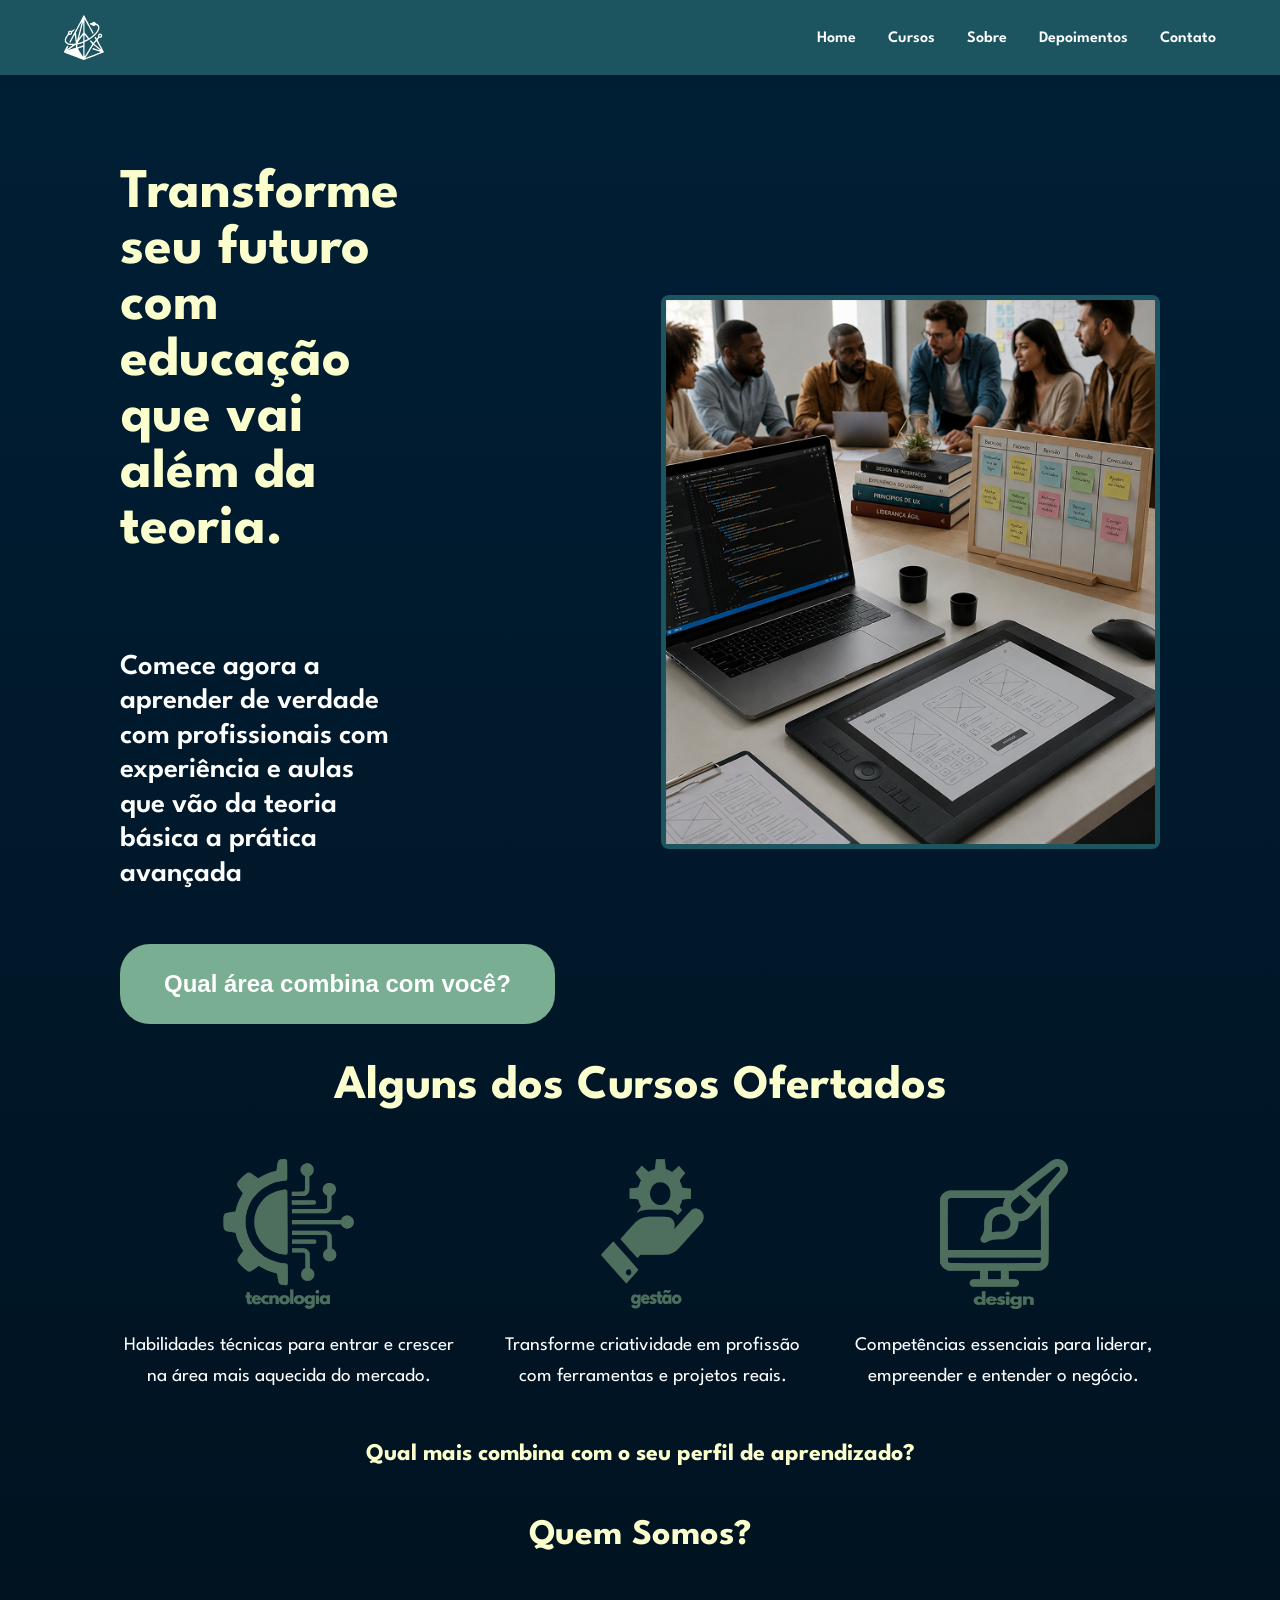
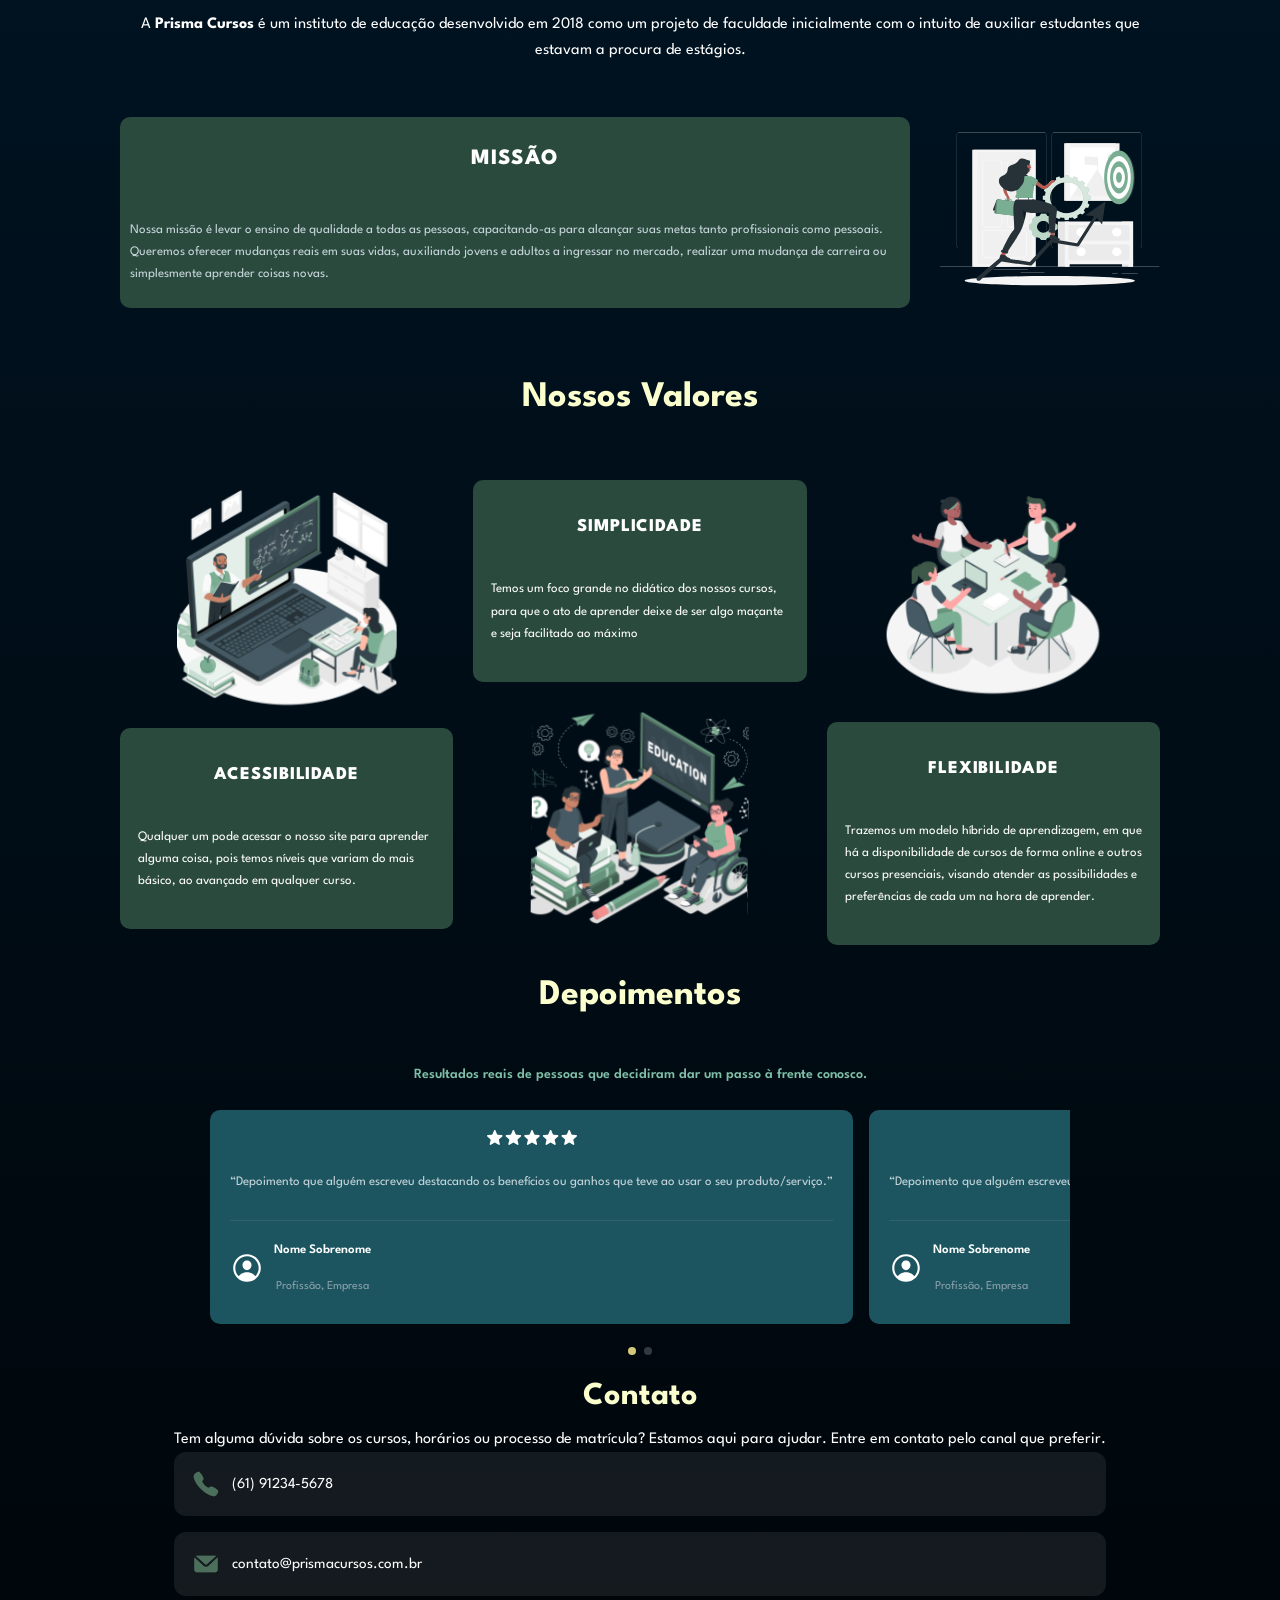
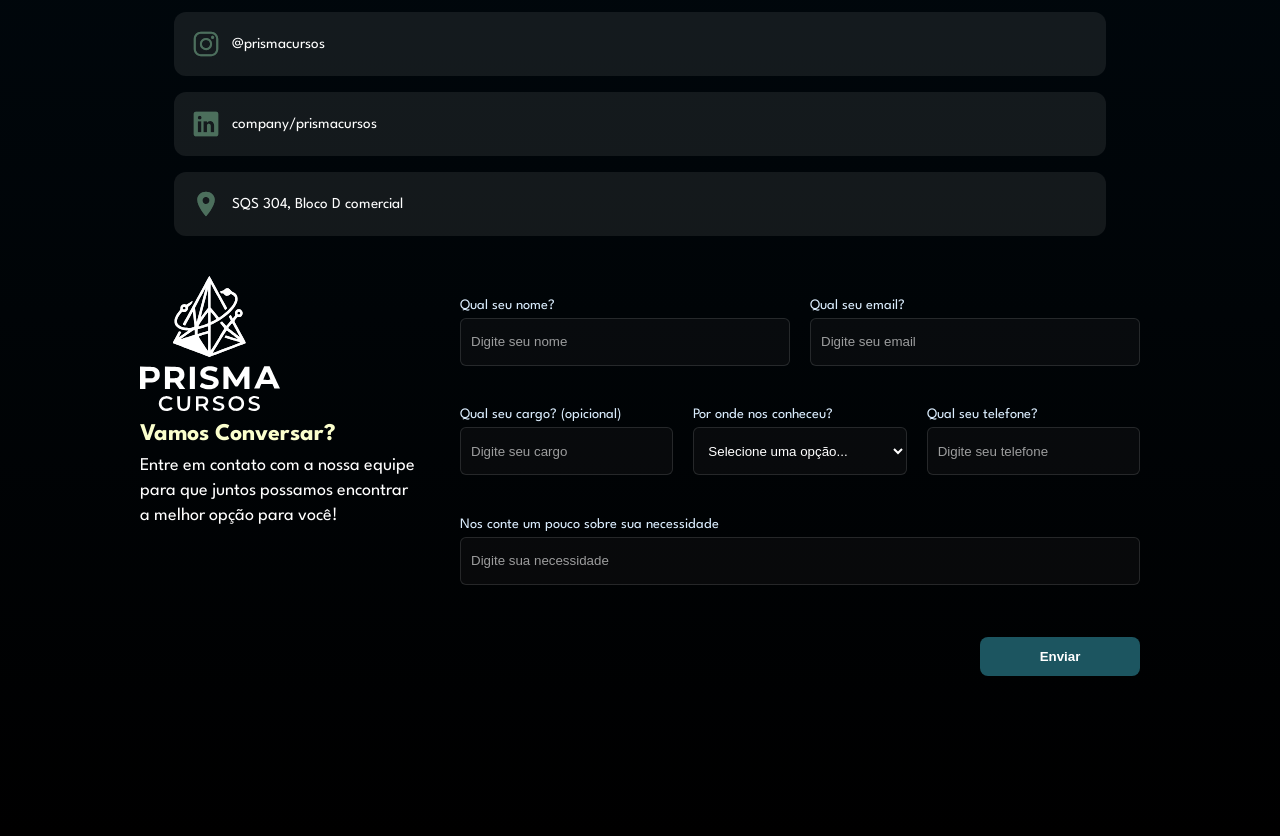
<file: index.html>
<!DOCTYPE html>
<html lang="pt-br">
<head>
    <meta charset="UTF-8">
    <meta name="viewport" content="width=device-width, initial-scale=1.0">
    <link rel="preconnect" href="https://fonts.googleapis.com">
    <link rel="preconnect" href="https://fonts.gstatic.com" crossorigin>
    <link href="https://fonts.googleapis.com/css2?family=League+Spartan:wght@100..900&display=swap" rel="stylesheet">


    <title>Prisma Cursos</title>

    <link rel="stylesheet" href="style/css/global.css" />
    <link rel="stylesheet" href="style/css/navbar.css">
    <link rel="stylesheet" href="style/css/hero.css">
    <link rel="stylesheet" href="style/css/cursos.css">
    <link rel="stylesheet" href="style/css/sobre.css">
    <link rel="stylesheet" href="style/css/valores.css">
    <link rel="stylesheet" href="style/css/contato.css">
    <link rel="stylesheet" href="style/css/footer.css">
    <link rel="stylesheet" href="style/css/modal.css">
    <link rel="stylesheet" href="style/css/depoimentos.css">
</head>


<div id="modal-overlay">
  <div id="modal-box">
    <div id="modal-header">
      <img src="assets/logos/logo2.svg" alt="logo" id="modal-logo">
      <h2 id="modal-titulo"></h2>
      <button id="modal-fechar" onclick="fecharModal()">X</button>
    </div>
    <div id="modal-grid">
      <div id="modal-coluna1"></div>
      <div id="modal-coluna2"></div>
    </div>
    <p id="modal-cta"></p>
    <button id="modal-btn-contato" onclick="irParaContato()">CONTATE-NOS</button>
  </div>
</div>

<script src="style/js/cursos.js"></script>

<body>
    <header>
        <nav class="row">
            <img src="assets/logos/logo1.svg" alt="logo1">
            <ul class="row">
                <li><a href="#">Home</a></li>
                <li><a href="#cursos">Cursos</a></li>
                <li><a href="#sobre">Sobre</a></li>
                <li><a href="#depoimentos">Depoimentos</a></li>
                <li><a href="#contato">Contato</a></li>
            </ul>
        </nav>
    </header>




    <main class="column">
        <section id="hero">
            <div class="row" id="hero">
                <div class="column" id="label">
                    <div class="column" id="label-label">
                        <h1>Transforme seu futuro com educação que vai além da teoria.</h1>
                        <p>Comece agora a aprender de verdade com profissionais com experiência e aulas que vão da teoria básica a prática avançada</p>
                    </div>

                    <button type="button" onclick="window.location.href='quiz.html'">Qual área combina com você?</button>
                </div>
                <img src="assets/hero/hero-img.png" alt="hero-img">
            </div>
        </section>


        

        <section id="cursos">
            <h2>Alguns dos Cursos Ofertados</h2>
            <div class="row">
                <div class="column" id="cursos-tecnologia">
                    <a href="#" onclick="abrirModal('tecnologia'); return false;"><img src="assets/cursos/tecnologia.svg" alt="tecnologia_icon"></a>
                    <p>Habilidades técnicas para entrar e crescer na área mais aquecida do mercado.</p>
                </div>

                <div class="column" id="cursos-gestao">
                    <a href="#" onclick="abrirModal('gestao'); return false;"><img src="assets/cursos/gestao.svg" alt="gestão_icon"></a>
                    <p>Transforme criatividade em profissão com ferramentas e projetos reais.</p>
                </div>

                <div class="column" id="cursos-design">
                    <a href="#" onclick="abrirModal('design'); return false;"><img src="assets/cursos/design.svg" alt="design_icon"></a>
                    <p>Competências essenciais para liderar, empreender e entender o negócio.</p>
                </div>
            </div>
            <p>Qual mais combina com o seu perfil de aprendizado?</p>
        </section>




        <section id="sobre">
            <div class="column" id="label">
                <h2>Quem Somos?</h2>
                <p>A <strong>Prisma Cursos</strong> é um instituto de educação desenvolvido em 2018 como um projeto de faculdade inicialmente 
                    com o intuito de auxiliar estudantes que estavam a procura de estágios.</p>
            </div>
                
            <div class="row" id="sobre-missao">
                <div class="column" id="label">
                    <h3>MISSÃO</h3>
                    <p>Nossa missão é levar o ensino de qualidade a todas as pessoas, capacitando-as para alcançar suas metas tanto profissionais 
                        como pessoais. Queremos oferecer mudanças reais em suas vidas, auxiliando jovens e adultos a ingressar no mercado, 
                        realizar uma mudança de carreira ou simplesmente aprender coisas novas.</p>
                </div>

                <img src="assets/sobre/1.svg" alt="imagem 1">
            </div>


            <h3>Nossos Valores</h3>

            <div class="row" id="sobre-valores">
                <div class="column" id="sobre-valores-acessibilidade">
                    <img src="assets/sobre/2.svg" alt="imagem 2">
                    <div class="column" id="label">
                        <h3>ACESSIBILIDADE</h3>
                        <p>Qualquer um pode acessar o nosso site para aprender alguma coisa, pois temos níveis que variam do mais básico, ao 
                            avançado em qualquer curso.</p>
                    </div>
                </div>
                <div class="column" id="sobre-valores-simplicidade">
                    <div class="column" id="label">
                        <h3>SIMPLICIDADE</h3>
                        <p>Temos um foco grande no didático dos nossos cursos, para que o ato de aprender deixe de ser algo maçante e seja facilitado ao máximo</p>
                    </div>
                    <img src="assets/sobre/3.svg" alt="imagem 3">
                </div>
                <div class="column" id="sobre-valores-flexibilidade">
                    <img src="assets/sobre/4.svg" alt="imagem 4">
                    <div class="column" id="label">
                        <h3>FLEXIBILIDADE</h3>
                        <p>Trazemos um modelo híbrido de aprendizagem, em que há a disponibilidade de cursos de forma online e outros cursos presenciais, 
                            visando atender as possibilidades e preferências de cada um na hora de aprender.</p>
                    </div>
                </div>
            </div>
        </section>




        <section id="depoimentos">
            <div class="column" id="label">
                <h2>Depoimentos</h2>
                <p>Resultados reais de pessoas que decidiram dar um passo à frente conosco.</p>
            </div>

            <div id="carrossel-wrapper" style="overflow:hidden; width:100%; max-width:860px;">
            <div id="carrossel-track" style="display:flex; gap:16px; transition:transform 10.0s ease;">
                <div class="column" id="carrossel-card">
                    <img src="assets/depoimentos/estrelas.svg" alt="estrelas">
                    <p>“Depoimento que alguém escreveu destacando os benefícios ou ganhos que teve ao usar o seu produto/serviço.”</p>
                    <div class="row" id="carrossel-card-profile">
                        <img src="assets/depoimentos/avatar.svg" alt="avatar">
                        <div class="column" id="carrossel-card-profile-user">
                            <p>Nome Sobrenome</p>
                            <p>Profissão, Empresa</p>
                        </div>
                    </div>
                </div>
                <div class="column" id="carrossel-card">
                    <img src="assets/depoimentos/estrelas.svg" alt="estrelas">
                    <p>“Depoimento que alguém escreveu destacando os benefícios ou ganhos que teve ao usar o seu produto/serviço.”</p>
                    <div class="row" id="carrossel-card-profile">
                        <img src="assets/depoimentos/avatar.svg" alt="avatar">
                        <div class="column" id="carrossel-card-profile-user">
                            <p>Nome Sobrenome</p>
                            <p>Profissão, Empresa</p>
                        </div>
                    </div>
                </div>
                <div class="column" id="carrossel-card">
                    <img src="assets/depoimentos/estrelas.svg" alt="estrelas">
                    <p>“Depoimento que alguém escreveu destacando os benefícios ou ganhos que teve ao usar o seu produto/serviço.”</p>
                    <div class="row" id="carrossel-card-profile">
                        <img src="assets/depoimentos/avatar.svg" alt="avatar">
                        <div class="column" id="carrossel-card-profile-user">
                            <p>Nome Sobrenome</p>
                            <p>Profissão, Empresa</p>
                        </div>
                    </div>
                </div>
                <div class="column" id="carrossel-card">
                    <img src="assets/depoimentos/estrelas.svg" alt="estrelas">
                    <p>“Depoimento que alguém escreveu destacando os benefícios ou ganhos que teve ao usar o seu produto/serviço.”</p>
                    <div class="row" id="carrossel-card-profile">
                        <img src="assets/depoimentos/avatar.svg" alt="avatar">
                        <div class="column" id="carrossel-card-profile-user">
                            <p>Nome Sobrenome</p>
                            <p>Profissão, Empresa</p>
                        </div>
                    </div>
                </div>
                <div class="column" id="carrossel-card">
                    <img src="assets/depoimentos/estrelas.svg" alt="estrelas">
                    <p>“Depoimento que alguém escreveu destacando os benefícios ou ganhos que teve ao usar o seu produto/serviço.”</p>
                    <div class="row" id="carrossel-card-profile">
                        <img src="assets/depoimentos/avatar.svg" alt="avatar">
                        <div class="column" id="carrossel-card-profile-user">
                            <p>Nome Sobrenome</p>
                            <p>Profissão, Empresa</p>
                        </div>
                    </div>
                </div>
                <div class="column" id="carrossel-card">
                    <img src="assets/depoimentos/estrelas.svg" alt="estrelas">
                    <p>“Depoimento que alguém escreveu destacando os benefícios ou ganhos que teve ao usar o seu produto/serviço.”</p>
                    <div class="row" id="carrossel-card-profile">
                        <img src="assets/depoimentos/avatar.svg" alt="avatar">
                        <div class="column" id="carrossel-card-profile-user">
                            <p>Nome Sobrenome</p>
                            <p>Profissão, Empresa</p>
                        </div>
                    </div>
                </div>
                <div class="column" id="carrossel-card">
                    <img src="assets/depoimentos/estrelas.svg" alt="estrelas">
                    <p>“Depoimento que alguém escreveu destacando os benefícios ou ganhos que teve ao usar o seu produto/serviço.”</p>
                    <div class="row" id="carrossel-card-profile">
                        <img src="assets/depoimentos/avatar.svg" alt="avatar">
                        <div class="column" id="carrossel-card-profile-user">
                            <p>Nome Sobrenome</p>
                            <p>Profissão, Empresa</p>
                        </div>
                    </div>
                </div>
                </div>
            </div>
            <div class="carrossel-dots" id="carrosselDots"></div>
        </section>




        <section id="contato">
            <div class="column" id="label">
                <h2>Contato</h2>
                <p>Tem alguma dúvida sobre os cursos, horários ou processo de matrícula? Estamos aqui para ajudar. Entre em contato pelo canal que preferir.</p>
            </div>
            <div class="column" id="contatos-contato">
                <div class="row" id="contatos-contato-telefone">
                    <img src="assets/contato/telefone.svg" alt="telefone">
                    <p>(61) 91234-5678</p>
                </div>
                <div class="row" id="contatos-contato-email">
                    <img src="assets/contato/email.svg" alt="email">
                    <p>contato@prismacursos.com.br</p>
                </div>
                <div class="row" id="contatos-contato-instagram">
                    <img src="assets/contato/instagram.svg" alt="instagram">
                    <p>@prismacursos</p>
                </div>
                <div class="row" id="contatos-contato-linkedin">
                    <img src="assets/contato/linkedin.svg" alt="linkedin">
                    <p>company/prismacursos</p>
                </div>
                <div class="row" id="contatos-contato-mapa">
                    <img src="assets/contato/mapa.svg" alt="mapa">
                    <p>SQS 304, Bloco D comercial</p>
                </div>
            </div>
        </section>
    </main>




    <footer class="row">
        <div class="column" id="label">
            <img src="assets/logos/logo2.svg" alt="logo2">
            <h2>Vamos Conversar?</h2>
            <p>Entre em contato com a nossa equipe para que juntos possamos encontrar a melhor opção para você!</p>
        </div>

        <div class="row" id="formulario">
            <form action="" method="post">
                <div class="column" id="formulario-nome">
                    <label for="nome">Qual seu nome?</label>
                    <input type="text" id="nome" name="nome" placeholder="Digite seu nome" required>
                </div>
                <div class="column" id="formulario-email">
                    <label for="email">Qual seu email?</label>
                    <input type="email" id="email" name="email" placeholder="Digite seu email" required>
                </div>
                <div class="column" id="formulario-cargo">
                    <label for="cargo">Qual seu cargo? (opicional)</label>
                    <input type="text" id="cargo" name="cargo" placeholder="Digite seu cargo">
                </div>
                <div class="column" id="formulario-local">
                    <label for="local">Por onde nos conheceu?</label>
                    <select id="local" name="local" required>
                        <option value="" disabled selected>Selecione uma opção...</option>
                        <option value="instagram">Instagram</option>
                        <option value="linkedin">LinkedIn</option>
                        <option value="indicacao">Indicação de amigo</option>
                        <option value="google">Pesquisa no Google</option>
                        <option value="outros">Outros</option>
                    </select>
                </div>
                <div class="column" id="formulario-telefone">  
                    <label for="telefone">Qual seu telefone?</label>
                    <input type="number" id="telefone" name="telefone" placeholder="Digite seu telefone" required>
                </div>
                <div class="column" id="formulario-necessidade">
                    <label for="necessidade">Nos conte um pouco sobre sua necessidade</label>
                    <input type="text" id="necessidade" name="necessidade" placeholder="Digite sua necessidade" required>
                </div>
                <div>
                    <button type="submit">Enviar</button>
                </div>
            </form>
        </div>
    </footer>

    <div id="form-popup" class="form-popup hidden">
        <div class="form-popup__content">
            <h1>FORMULÁRIO ENVIADO!</h1>
            <p>ENTRAREMOS EM CONTATO EM BREVE!</p>
            <button type="button" id="form-popup-close">Fechar</button>
        </div>
    </div>

    <script src="style/js/depoimentos.js" defer></script>
    <script src="style/js/contato.js" defer></script>
    <script>
        const footerForm = document.querySelector('footer form');
        const formPopup = document.getElementById('form-popup');
        const formPopupClose = document.getElementById('form-popup-close');

        if (footerForm && formPopup && formPopupClose) {
            footerForm.addEventListener('submit', function (event) {
                event.preventDefault();
                formPopup.classList.remove('hidden');
                footerForm.reset();
            });

            formPopupClose.addEventListener('click', function () {
                formPopup.classList.add('hidden');
            });

            formPopup.addEventListener('click', function (event) {
                if (event.target === formPopup) {
                    formPopup.classList.add('hidden');
                }
            });
        }
    </script>
    <script src="style/js/cursos.js" defer></script>
    <script src="style/js/quiz.js" defer></script>
    <script src="style/js/navbar.js" defer></script>

</body>

</html>
</file>
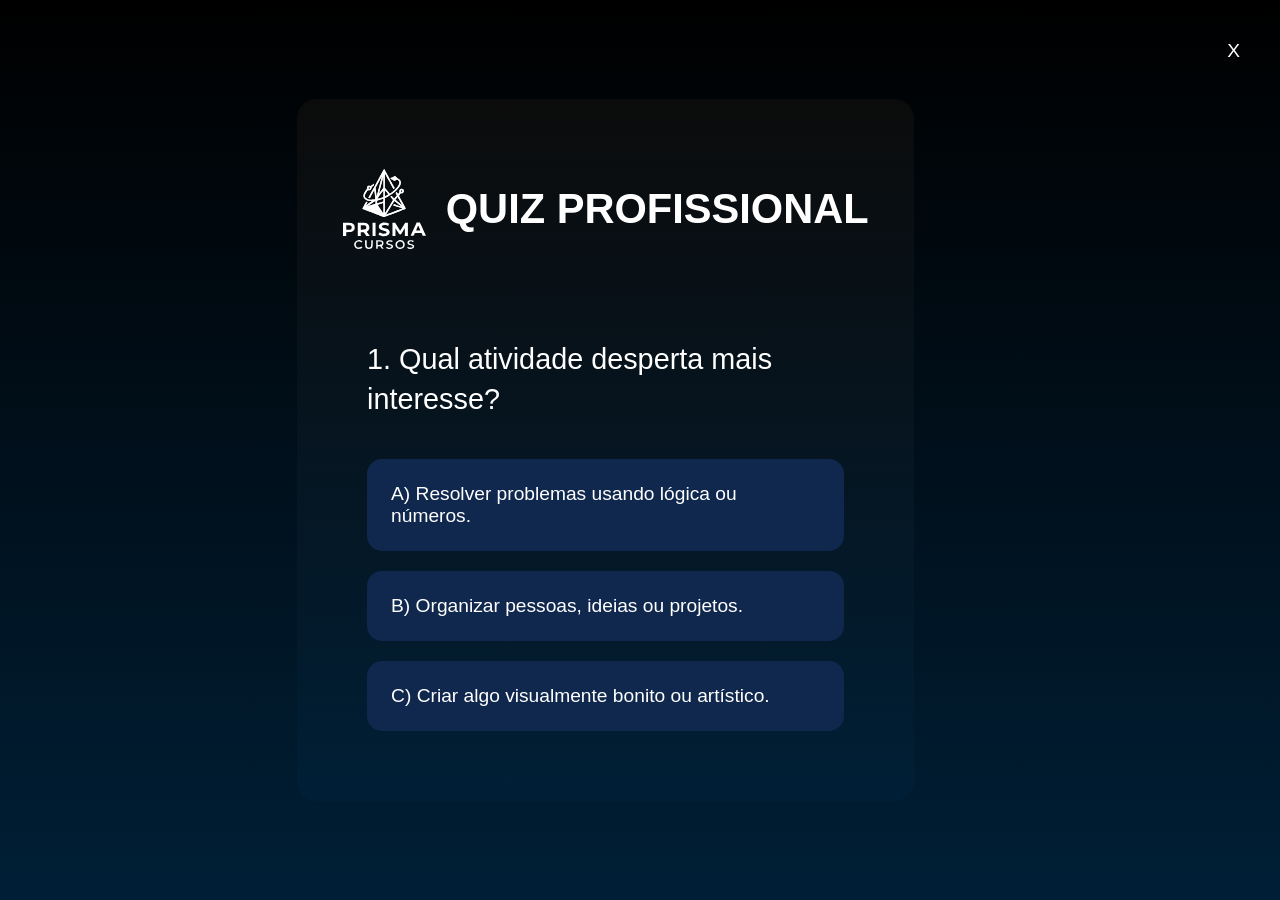
<file: quiz.html>
<!DOCTYPE html>
<html lang="pt-BR">

<head>
    <meta charset="UTF-8">
    <meta name="viewport" content="width=device-width, initial-scale=1.0">
    <title>Quiz Profissional</title>

    <link rel="stylesheet" href="style/css/quiz.css">
</head>

<body>

    <main>

        <div class="card-quiz">

            <div class="cabecalho">
                <img src="assets/logos/logo2.svg" alt="Prisma Cursos" class="logo">

                <h1>QUIZ PROFISSIONAL</h1>
            </div>

            <p id="pergunta"></p>

            <div id="alternativas"></div>

        </div>

        <a href="index.html" class="btn-hero" id="btn-voltar">X</a>

        <div class="card-resultado">

            <h1>RESULTADO</h1>

            <p>
                Você possui afinidade com a área de
                <span id="areaPrincipal"></span>
            </p>

            <div class="resultado-conteudo">

                <div class="area">
                    <a href="index.html" id="tec" onclick="abrirModal('tecnologia')"></a>
                </div>

                <div class="area">
                    <a href="index.html" id="design" onclick="abrirModal('design')"></a>
                </div>

                <div class="area">
                    <a href="index.html" id="gestao" onclick="abrirModal('gestao')"></a>
                </div>

            </div>
            
            <button id="voltarAoInicio">
                RETORNAR À PÁGINA
            </button>
        </div>

    </main>

    <script src="style/js/quiz.js"></script>
    <script src="style/js/cursos.js" defer></script>

</body>

</html>
</file>
<file: style/css/global.css>
body {
    margin: 0;
    padding: 120px;
    font-family: 'League Spartan', sans-serif;
    font-size: large;
    background: linear-gradient(to bottom, #001F36 0%, #000000 100%);
    min-height: 100vh;
    overflow-x: hidden;
}

p {
    color: #fff;
}

h1, h2, h3 {
    color: #FBFFCD;
}

img {
    width: auto;
    height: auto;
}

.row {
    display: flex;
}

.column {
    display: flex;
    flex-direction: column;
    align-items: center;
    max-width: 100%;
}

@media (max-width: 768px) {
    body {
        padding: 100px 20px 0 20px; 
    }
    
    .row {
        flex-direction: column;
        align-items: center; 
        text-align: center;
        width: 100%;
    }

    img {
        max-width: 100%;
    }

    h1 {
        font-size: 2.5rem;
    }
    
    h2 {
        font-size: 2rem;
    }
    
    h3 {
        font-size: 1.5rem;
    }
}
</file>
<file: style/css/navbar.css>
/* --- DESKTOP (Normal) --- */
header {
    position: fixed;
    top: 0;
    left: 0;
    width: 100%;
    background-color: #1C5560;
    box-shadow: 0 2px 15px rgba(0, 0, 0, 0.05);
    z-index: 1000;
    transition: all 0.4s ease;
}

header nav.row {
    display: flex;
    justify-content: space-between;
    align-items: center;
    padding: 15px 5%;
    max-width: 1200px;
    margin: 0 auto;
}

header nav img {
    height: 45px;
    width: auto;
}

header nav ul.row {
    display: flex;
    gap: 32px;
    list-style: none;
    margin: 0;
    padding: 0;
}

header nav ul li a {
    text-decoration: none;
    color: #fff;
    font-weight: 600;
    font-size: 1rem;
    transition: color 0.3s ease;
}

header nav ul li a:hover {
    color: #FBFFCD;
}

@media (max-width: 768px) {
    header {
        left: 50%;
        transform: translateX(-50%);
        max-height: 70px;
        overflow: hidden;
        cursor: pointer;
    }

    header nav.row {
        flex-direction: column;
        padding: 0;
        gap: 0;
    }

    header nav img {
        height: 40px;
        margin: 15px 0;
        pointer-events: none;
    }

    header nav ul.row {
        flex-direction: column;
        gap: 16px;
        width: 100%;
        opacity: 0;
        padding-bottom: 25px;
        transition: opacity 0.3s ease;
    }

    header.expandido {
        max-height: 400px;
    }

    header.expandido nav ul.row {
        opacity: 1;
    }
}
</file>
<file: style/css/hero.css>
#hero.row {
    align-items: center;
    justify-content: space-between;
}

#hero .column {
    align-items: flex-start; 
    gap: 16px;
    max-width: 52%;
}

#hero h1 {
    font-size: 3.5rem;
    line-height: 1;
}

#hero p {
    font-size: 1.8rem;
    font-weight: 600;
    line-height: 1.2;
}

#hero button {
    margin-top: 8px;
    padding: 24px 42px;
    background-color: #79AE92;
    color: #fff;
    font-size: 1.5rem;
    font-weight: 600;
    border: 2px solid #79AE92;
    border-radius: 30px;
    cursor: pointer;
    width: fit-content;
    transition: all 0.3s ease;
    box-sizing: border-box;
}

#hero button:hover {
    background-color: transparent;
    color: #79AE92;
}

#hero img {
    width: 48%;
    max-width: 650px;
    border-radius: 8px;
    object-fit: cover;
}

@media (max-width: 768px) {
    
    #hero .column {
        max-width: 100%;
        align-items: center;
        text-align: center;
    }

    #hero h1 {
        font-size: 2.2rem;
    }

    #hero p {
        font-size: 1.4rem;
    }

    #hero img {
        width: 100%;
        margin-top: 32px;
    }
}
</file>
<file: style/css/cursos.css>
#cursos {
    text-align: center;
}

#cursos h2 {
    font-size: 3rem;
    margin-bottom: 50px;
}

#cursos .row {
    justify-content: space-between;
    gap: 40px;
    margin-bottom: 40px;
}

#cursos .column {
    gap: 12px
}

#cursos .column img {
    width: 100%;
    max-width: 150px;
    height: 150px;
    object-fit: contain;
    display: block;
}

#cursos .column p {
    font-size: 1.2rem;
    line-height: 1.6;
    margin: 10px auto;
}

#cursos > p{ 
    font-size: 1.5rem;
    font-weight: 700;
    color: #FBFFCD;
    margin-top: 10px;
}

@media (max-width: 768px) {
    
    #cursos h2 {
        font-size: 2.2rem;
        margin-bottom: 30px;
    }

    #cursos .row {
        gap: 30px;
        margin-bottom: 30px;
    }

    #cursos .column p {
        font-size: 1.1rem;
    }

    #cursos > p {
        font-size: 1.2rem;
    }
}
</file>
<file: style/css/sobre.css>
#sobre {
    display: flex;
    flex-direction: column;
    align-items: center;
    gap: 30px;
}

#sobre > .column {
    text-align: center;
    gap: 15px;
}

#sobre > .column h2 {
    font-size: 36px;
    font-weight: 700;
}

#sobre > .column p {
    font-size: 16px;
    line-height: 1.6;
}

#sobre > .column p strong {
    font-weight: 700;
}

#sobre-missao {
    align-items: center;
    gap: 30px;
    width: 100%;
    box-sizing: border-box;
    border-radius: 10px;
}

#sobre-missao .column {
    gap: 15px;
    flex: 1;
    background: #2a4a3e;
    border-radius: 10px;
    padding: 10px;
}

#sobre-missao .column h3 {
    font-size: 22px;
    font-weight: 800;
    color: #ffffff;
    letter-spacing: 0.04em;
}

#sobre-missao .column p {
    font-size: 13px;
    color: #c8d6dc;
    line-height: 1.7;
}

#sobre-missao img {
    width: 220px;
    flex-shrink: 0;
}

#sobre > h3 {
    font-size: 36px;
    font-weight: 700;
    text-align: center;
}

@media (max-width: 768px) {
    #sobre {
        gap: 40px;
    }

    #sobre-missao {
        padding: 15px;
    }

    #sobre-missao img {
        width: 100%;
        max-width: 250px;
    }

    #sobre > .column h2,
    #sobre > h3 {
        font-size: 28px;
    }
}
</file>
<file: style/css/valores.css>
#sobre-valores {
  gap: 20px;
  width: 100%;
  align-items: stretch;
}

#sobre-valores > .column {
  flex: 1;
  gap: 16px;
  align-items: center;
}

#sobre-valores > .column > .column {
  background: #2a4a3e;
  border-radius: 10px;
  box-sizing: border-box;
  padding: 20px 18px 24px;
  gap: 12px;
  width: 100%;
}

#sobre-valores > .column > .column h3 {
  font-size: 18px;
  font-weight: 800;
  color: #ffffff;
  letter-spacing: 0.05em;
}

#sobre-valores > .column > .column p {
  font-size: 13px;
  color: #ffffff;
  line-height: 1.7;
}

#sobre-valores img {
  width: 220px;
  border-radius: 10px;
  object-fit: cover;
}

@media (max-width: 768px) {
  #sobre-valores {
    gap: 30px;
  }
}
</file>
<file: style/css/contato.css>
#contato {
    background-color: transparent;
    color: #ffffff;
    box-sizing: border-box;
    display: flex;
    flex-direction: column;
    justify-content: center;
    align-items: center;
}

#contato .column#label {
    text-align: center;
}

#contato .column#label h2 {
    font-size: 2rem;
    margin-bottom: 16px;
}

#contato .column#label p {
    font-size: 1rem;
    line-height: 1.6;
    margin: 0 auto;
}

#contatos-contato {
    display: flex;
    flex-direction: column;
    gap: 16px;
    width: 100%;
    margin: 0;
    align-items: stretch;
}

#contatos-contato .row {
    display: flex;
    align-items: center;
    gap: 12px;
    padding: 18px;
    background: rgba(255, 255, 255, 0.08);
    border-radius: 12px;
}

#contatos-contato .row {
    justify-content: flex-start;
}

#contatos-contato .row img {
    width: 28px;
    height: 28px;
}

#contatos-contato .row p {
    margin: 0;
    font-size: 0.95rem;
}

#contatos-contato .row p {
    text-align: left;
}

@media (max-width: 768px) {
  #contato {
    gap: 24px;
  }

  #contato > .column:first-child h2 {
    font-size: 1.8rem;
  }

  #contato > .column:first-child p {
    font-size: 0.95rem;
  }

  #contatos-contato .row {
    padding: 14px;
  }

  #contatos-contato .row img {
    width: 24px;
    height: 24px;
  }
}
</file>
<file: style/css/footer.css>
footer.row {
    background-color: transparent;
    color: #ffffff;
    padding: 40px 20px;
    box-sizing: border-box;
    min-height: 480px;
    justify-content: space-between;
    gap: 40px;
    flex-wrap: wrap;
}

footer > .column:first-child {
    max-width: 280px;
    align-items: flex-start;
}

footer > .column:first-child img {
    max-width: 140px;
    display: block;
    margin-bottom: 12px;
}

footer > .column:first-child h2 {
    margin: 0 0 8px 0;
    font-size: 1.5rem;
}

footer > .column:first-child p {
    margin: 0 0 16px 0;
    line-height: 1.4;
}

footer #formulario {
    flex: 1;
    max-width: 705px;
    display: flex;
    flex-wrap: wrap;
}

footer form {
    display: flex;
    flex-wrap: wrap;
    gap: 20px;
    width: 100%;
    align-items: flex-end;
}

footer form .column {
    display: flex;
    flex-direction: column;
    align-items: flex-start;
    width: 100%;
}

#formulario-nome,
#formulario-email {
    flex: 1 1 calc(50% - 10px);
}

#formulario-cargo,
#formulario-local,
#formulario-telefone {
    flex: 1 1 calc(33.333% - 14px);
}

#formulario-necessidade {
    flex: 1 1 100%;
}

footer input,
footer select {
    width: 100%;
    height: 48px;
    box-sizing: border-box;
    padding: 8px 10px;
    border-radius: 6px;
    border: 1px solid rgba(255, 255, 255, 0.12);
    background: rgba(255, 255, 255, 0.03);
    color: #ffffff;
}

footer label {
    font-size: 0.9rem;
    margin-bottom: 6px;
    color: #dbeeff;
}

footer input::placeholder {
    color: rgba(255, 255, 255, 0.6);
}

footer form > div:last-child {
    width: 100%;
    display: flex;
    justify-content: flex-end;
    margin-top: 10px;
}

footer button {
    width: 160px;
    padding: 12px 0;
    background: #1C5560;
    color: #ffffff;
    border: none;
    border-radius: 8px;
    cursor: pointer;
    font-weight: 600;
    transition: opacity 0.3s;
}

footer button:hover {
    opacity: 0.95;
}

.form-popup {
    position: fixed;
    inset: 0;
    display: flex;
    align-items: center;
    justify-content: center;
    background: rgba(0, 0, 0, 0.85);
    z-index: 2000;
}

.form-popup.hidden {
    display: none;
}

.form-popup__content {
    background: #081727;
    padding: 40px;
    border-radius: 20px;
    text-align: center;
    max-width: 920px;
    width: min(90%, 860px);
}

.form-popup__content h1 {
    font-size: 96px;
    line-height: 1;
    margin: 0 0 24px;
    color: #ffffff;
}

.form-popup__content p {
    margin: 0 0 32px;
    font-size: 1.25rem;
    color: #dbeeff;
}

.form-popup__content button {
    padding: 14px 28px;
    font-size: 1rem;
    border-radius: 12px;
    background: #2EB600;
    color: #001F36;
    border: none;
    cursor: pointer;
}

@media (max-width: 920px) {
    .form-popup__content h1 {
        font-size: clamp(48px, 8vw, 96px);
    }
}

@media (max-width: 768px) {
    footer.row {
        flex-direction: column;
        align-items: center;
        text-align: center;
        gap: 40px;
    }

    footer > .column:first-child {
        align-items: center;
    }

    #formulario-nome,
    #formulario-email,
    #formulario-cargo,
    #formulario-local,
    #formulario-telefone,
    #formulario-necessidade {
        flex: 1 1 100%;
    }

    footer form > div:last-child {
        justify-content: center;
    }
}
</file>
<file: style/css/modal.css>
#modal-overlay {
  display: none;
  position: fixed;
  top: 0; left: 0;
  width: 100%; height: 100%;
  background: rgba(0,0,0,0.7);
  z-index: 1000;
  justify-content: center;
  align-items: center;
}

#modal-box {
  font-family: 'League Spartan', sans-serif;
  background: linear-gradient(to bottom, #001f36 0%, #000000 100%);
  border: 1px solid #2a4a6a;
  border-radius: 8px;
  padding: 40px;
  max-width: 900px;
  width: 90%;
  max-height: 85vh;
  overflow-y: auto;
  position: relative;
  color: #fff;
}

#modal-header {
  display: flex;
  align-items: center;
  gap: 16px;
  margin-bottom: 30px;
}

#modal-logo {
  width: 60px;
  height: auto;
}

#modal-header h2 {
  font-size: 2rem;
  color: #ffffff;
  flex: 1;
}

#modal-fechar {
  background: none;
  border: none;
  color: #fff;
  font-size: 1.5rem;
  font-weight: bold;
  cursor: pointer;
  position: absolute;
  top: 20px;
  right: 20px;
}

#modal-grid {
  display: grid;
  grid-template-columns: 1fr 1fr;
  gap: 30px;
  margin-bottom: 30px;
}

.modal-curso h3 {
  color: #FBFFCD;
  font-size: 1.1rem;
  margin-bottom: 8px;
}

.modal-curso p {
  font-size: 0.9rem;
  line-height: 1.6;
  color: #fff;
}

.modal-carga {
  font-weight: 700;
  margin-top: 8px;
}

#modal-cta {
  text-align: center;
  color: #FBFFCD;
  font-size: 1.3rem;
  font-weight: 800;
  margin-bottom: 20px;
  line-height: 1.4;
}

#modal-btn-contato {
  display: block;
  margin: 0 auto;
  padding: 14px 40px;
  background-color: #4a8a6a;
  color: #fff;
  font-size: 1.1rem;
  font-weight: 700;
  border: 2px solid #6dbf8a;
  border-radius: 6px;
  cursor: pointer;
  font-family: 'League Spartan', sans-serif;
  transition: background 0.3s;
}

#modal-btn-contato:hover {
  background-color: #6dbf8a;
  color: #1a1a1a;
}

@media (max-width: 768px) {
  #modal-grid {
    grid-template-columns: 1fr;
  }

  #modal-overlay{
    padding: 20px;
  }

  #modal-header {
    flex-direction: column;
    align-items: center;
    text-align: center;
  }

  #modal-header h2 {
    font-size: 1.5rem;
  }
}
</file>
<file: style/css/depoimentos.css>
#depoimentos {
  display: flex;
  flex-direction: column;
  align-items: center;
  gap: 15px;
  width: 100%;
  max-width: 100vw;
  overflow: hidden;
  box-sizing: border-box;
}

#depoimentos > .column {
  align-items: center;
  text-align: center;
  gap: 12px;
}

#depoimentos > .column h2 {
  font-size: 36px;
  font-weight: 700;
}

#depoimentos > .column p {
  font-size: 14px;
  font-weight: 600;
  color: #7fbfa8;
}

#carrossel-wrapper {
  overflow: hidden;
  width: 100%;
  max-width: 100%;
}

#carrossel-track {
  display: flex;
  gap: 16px;
  transition: transform 0.01s ease;
}

#carrossel-card {
  background: #1C5560;
  border-radius: 10px;
  padding: 20px;
  min-width: calc(20% - 12px);
  box-sizing: border-box;
  flex-shrink: 0;
  gap: 14px;
}

#carrossel-card > img {
  width: 90px;
}

#carrossel-card > p {
  font-size: 13px;
  color: #c8d6dc;
  line-height: 1.65;
  flex: 1;
}

#carrossel-card-profile {
  align-items: center;
  gap: 10px;
  padding-top: 10px;
  border-top: 1px solid rgba(255,255,255,0.08);
  width: 100%;
}

#carrossel-card-profile > img {
  width: 34px;
  height: 34px;
  flex-shrink: 0;
}

#carrossel-card-profile-user p:first-child {
  font-size: 13px;
  font-weight: 600;
  color: #ffffff;
}

#carrossel-card-profile-user p:last-child {
  font-size: 12px;
  color: #8aa0aa;
}

.carrossel-dots {
  display: flex;
  justify-content: center;
  gap: 8px;
  margin-top: 8px;
}

.dot {
  width: 8px;
  height: 8px;
  border-radius: 50%;
  background: rgba(255,255,255,0.2);
  cursor: pointer;
  border: none;
  padding: 0;
  transition: background 0.25s;
}

.dot.active {
  background: #d4c97a;
}

@media (max-width: 768px) {
  #depoimentos {
    padding: 0 20px;
  }

  #carrossel-card {
    min-width: 100%;
  }
}
</file>
<file: style/css/quiz.css>
*{
    margin:0;
    padding:0;
    box-sizing:border-box;
    font-family:Arial, Helvetica, sans-serif;
}

body{
    min-height:100vh;
    display:flex;
    justify-content:center;
    align-items:center;
    background:linear-gradient(
        180deg,
        #000 0%,
        #001F36 100%
    );
    color:white;
    padding:20px;
}

.card-quiz,
.card-quiz,
.card-resultado{
    width:90%;

    min-height:600px;

    padding:70px;

    background:linear-gradient(
        180deg,
        #0b0b0b 0%,
        #001F36 100%
    );

    border-radius:20px;

}

#btn-voltar {
    font-size:1.2rem;
    color:inherit;
    text-decoration:none;
    padding: 20px;
    position: absolute;
    top: 20px;
    right: 20px;
}


.cabecalho{
    display:flex;
    align-items:center;
    justify-content:center;
    gap:20px;
    margin-bottom:50px;

    flex-wrap:nowrap;
}

.logo{
    height:80px;
    width:auto;
}

.cabecalho h1{
    white-space:nowrap;
    margin:0;
}

.card-quiz{
    display:flex;
    flex-direction:column;
}


h1{
    text-align:center;
    font-size:2.6rem;
}

.card-resultado p{
    font-size:1.8rem;
    line-height:1.7;
    margin-top:50px;
}

#areaPrincipal{
    display:block;
    margin-top:20px;

    font-size:2.8rem;
    font-weight:bold;

    color:#1e90ff;
}

#pergunta{
    min-height:160px;

    display:flex;
    align-items:center;

    font-size:1.8rem;
    line-height:1.4;
}

#alternativas{
    display:flex;
    flex-direction:column;
    gap:20px;

    flex: 1;
}

#alternativas button{
    border:none;
    padding:24px;
    border-radius:15px;
    background:#10284d;
    color:white;
    cursor:pointer;
    text-align:left;
    font-size:1.2rem;
    transition:.3s;
}

#alternativas button:hover{
    background:#18407a;
    transform:translateY(-2px);
}

.card-resultado{
    display:none;
    text-align:center;
}

.resultado-conteudo{
    margin-top:60px;

    display:flex;
    flex-direction:column;

    gap:20px;
}

.area{
    background:#10284d;

    border:1px solid #2b63b9;

    border-radius:12px;

    padding:20px;

    text-align:center;

    font-size:1.4rem;

    font-weight:bold;
}

.area a{
    color:white;
    text-decoration:none;
    display:block;
    width:100%;
    height:100%;
}

.area a:hover{
    color:#1e90ff;
}

#voltarAoInicio{
    margin-top:40px;

    width:100%;

    padding:20px;

    border:none;

    border-radius:15px;

    background:#1e90ff;

    color:white;

    font-size:1.2rem;

    font-weight:bold;

    cursor:pointer;

    transition:.3s;
}

#voltarAoInicio:hover{
    background:#1674cf;
}

@media (max-width: 768px) {
    .card-quiz,
    .card-resultado{
        padding:30px;
    }

    .cabecalho{
        flex-direction:column;
        gap:10px;
    }

    .logo{
        height:60px;
    }

    .cabecalho h1{
        font-size:1.8rem;
    }

    #pergunta{
        font-size:1.4rem;
    }

    #areaPrincipal{
        font-size:2rem;
    }
}
</file>
